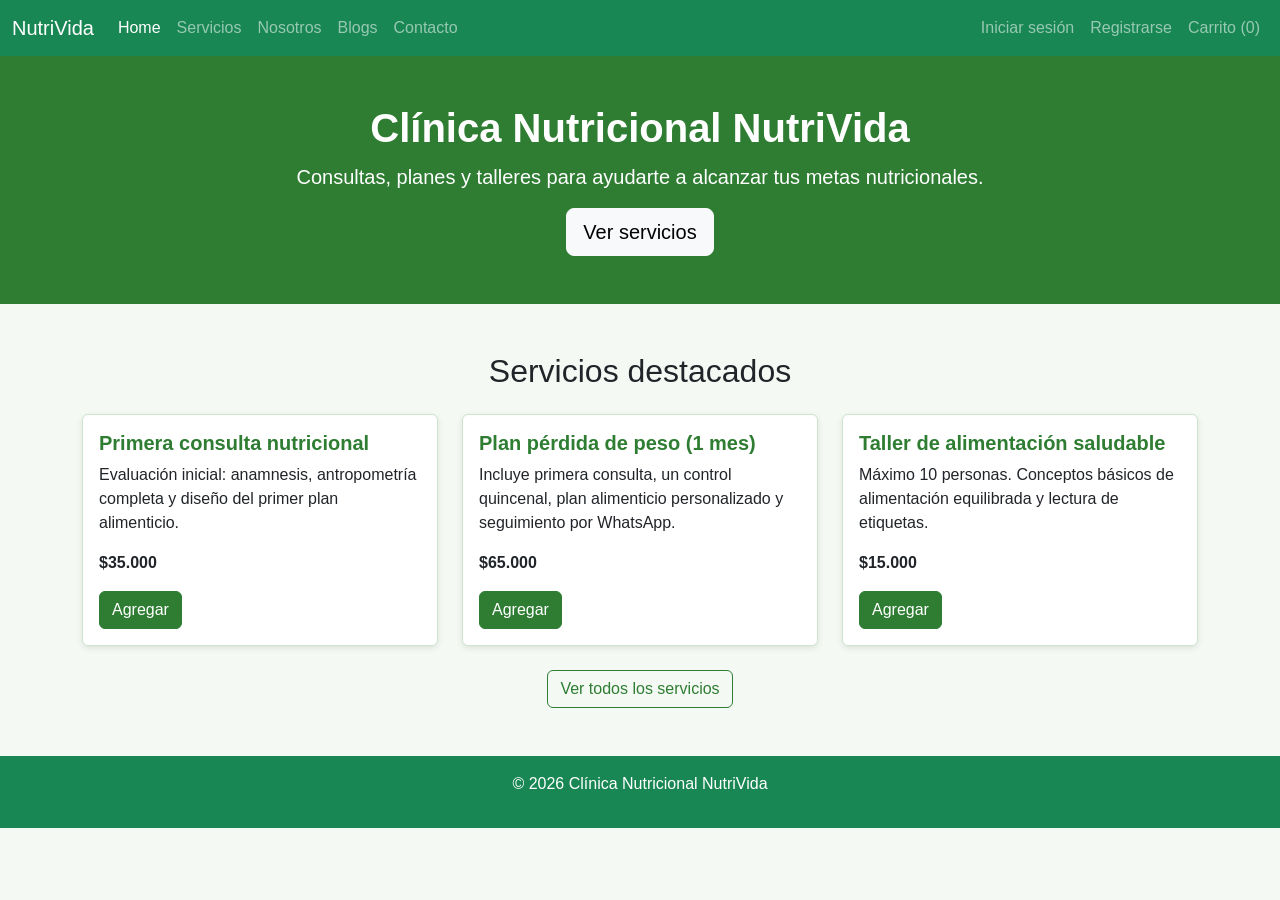
<file: nutrivida_avance/index.html>
<!DOCTYPE html>
<html lang="es">
<head>
    <meta charset="UTF-8">
    <meta name="viewport" content="width=device-width, initial-scale=1.0">
    <title>NutriVida - Inicio</title>

    <!-- Bootstrap -->
    <link href="https://cdn.jsdelivr.net/npm/bootstrap@5.3.8/dist/css/bootstrap.min.css" rel="stylesheet" integrity="sha384-sRIl4kxILFvY47J16cr9ZwB07vP4J8+LH7qKQnuqkuIAvNWLzeN8tE5YBujZqJLB" crossorigin="anonymous">

    <!-- Nuestro propio CSS -->
    <link rel="stylesheet" href="css/estilos.css">
</head>
<body>

    <!-- ===================== HEADER / NAVBAR ===================== -->
    <header>
        <nav class="navbar navbar-expand-lg navbar-dark bg-success">
            <div class="container-fluid">
                <a class="navbar-brand" href="index.html">NutriVida</a>

                <button class="navbar-toggler" type="button" data-bs-toggle="collapse" data-bs-target="#navbarNav" aria-controls="navbarNav" aria-expanded="false" aria-label="Toggle navigation">
                    <span class="navbar-toggler-icon"></span>
                </button>

                <div class="collapse navbar-collapse" id="navbarNav">
                    <ul class="navbar-nav me-auto">
                        <li class="nav-item">
                            <a class="nav-link active" href="index.html">Home</a>
                        </li>
                        <li class="nav-item">
                            <a class="nav-link" href="servicios.html">Servicios</a>
                        </li>
                        <li class="nav-item">
                            <a class="nav-link" href="nosotros.html">Nosotros</a>
                        </li>
                        <li class="nav-item">
                            <a class="nav-link" href="blogs.html">Blogs</a>
                        </li>
                        <li class="nav-item">
                            <a class="nav-link" href="contacto.html">Contacto</a>
                        </li>
                    </ul>

                    <ul class="navbar-nav">
                        <li class="nav-item">
                            <a class="nav-link" href="login.html">Iniciar sesión</a>
                        </li>
                        <li class="nav-item">
                            <a class="nav-link" href="registro.html">Registrarse</a>
                        </li>
                        <li class="nav-item">
                            <a class="nav-link" href="carrito.html">Carrito (0)</a>
                        </li>
                    </ul>
                </div>
            </div>
        </nav>
    </header>

    <!-- ===================== MAIN ===================== -->
    <main>

        <!-- Sección principal / bienvenida -->
        <section class="hero container-fluid text-center text-white p-5">
            <h1>Clínica Nutricional NutriVida</h1>
            <p class="lead">Consultas, planes y talleres para ayudarte a alcanzar tus metas nutricionales.</p>
            <a href="servicios.html" class="btn btn-light btn-lg">Ver servicios</a>
        </section>

        <!-- Sección de servicios destacados -->
        <section class="container mt-5">
            <h2 class="text-center mb-4">Servicios destacados</h2>

            <div class="row">

                <!-- Servicio 1 -->
                <div class="col-md-4 mb-4">
                    <div class="card h-100">
                        <div class="card-body">
                            <h5 class="card-title">Primera consulta nutricional</h5>
                            <p class="card-text">Evaluación inicial: anamnesis, antropometría completa y diseño del primer plan alimenticio.</p>
                            <p class="card-text"><strong>$35.000</strong></p>
                            <a href="#" class="btn btn-success">Agregar</a>
                        </div>
                    </div>
                </div>

                <!-- Servicio 2 -->
                <div class="col-md-4 mb-4">
                    <div class="card h-100">
                        <div class="card-body">
                            <h5 class="card-title">Plan pérdida de peso (1 mes)</h5>
                            <p class="card-text">Incluye primera consulta, un control quincenal, plan alimenticio personalizado y seguimiento por WhatsApp.</p>
                            <p class="card-text"><strong>$65.000</strong></p>
                            <a href="#" class="btn btn-success">Agregar</a>
                        </div>
                    </div>
                </div>

                <!-- Servicio 3 -->
                <div class="col-md-4 mb-4">
                    <div class="card h-100">
                        <div class="card-body">
                            <h5 class="card-title">Taller de alimentación saludable</h5>
                            <p class="card-text">Máximo 10 personas. Conceptos básicos de alimentación equilibrada y lectura de etiquetas.</p>
                            <p class="card-text"><strong>$15.000</strong></p>
                            <a href="#" class="btn btn-success">Agregar</a>
                        </div>
                    </div>
                </div>

            </div>

            <div class="text-center">
                <a href="servicios.html" class="btn btn-outline-success">Ver todos los servicios</a>
            </div>
        </section>

    </main>

    <!-- ===================== FOOTER ===================== -->
    <footer class="bg-success text-white text-center p-3 mt-5">
        <p>© 2026 Clínica Nutricional NutriVida</p>
    </footer>

    <!-- Bootstrap JS -->
    <script src="https://cdn.jsdelivr.net/npm/bootstrap@5.3.8/dist/js/bootstrap.bundle.min.js" integrity="sha384-FKyoEForCGlyvwx9Hj09JcYn3nv7wiPVlz7YYwJrWVcXK/BmnVDxM+D2scQbITxI" crossorigin="anonymous"></script>
</body>
</html>
</file>
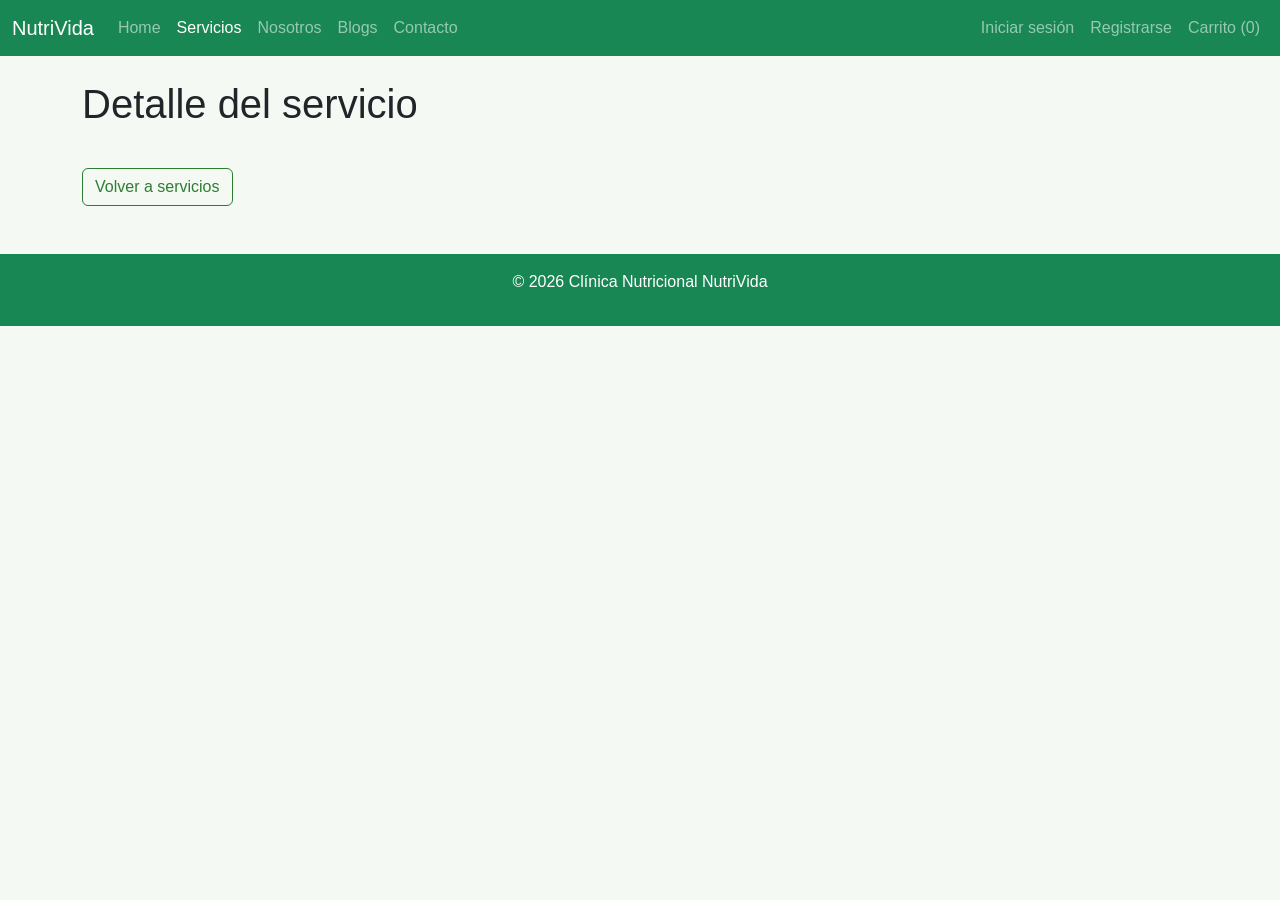
<file: nutrivida_avance/detalle.html>
<!DOCTYPE html>
<html lang="es">
<head>
    <meta charset="UTF-8">
    <meta name="viewport" content="width=device-width, initial-scale=1.0">
    <title>NutriVida - Detalle del servicio</title>

    <!-- Bootstrap -->
    <link href="https://cdn.jsdelivr.net/npm/bootstrap@5.3.8/dist/css/bootstrap.min.css" rel="stylesheet" integrity="sha384-sRIl4kxILFvY47J16cr9ZwB07vP4J8+LH7qKQnuqkuIAvNWLzeN8tE5YBujZqJLB" crossorigin="anonymous">

    <!-- Nuestro propio CSS -->
    <link rel="stylesheet" href="css/estilos.css">
</head>
<body>

    <!-- ===================== HEADER / NAVBAR ===================== -->
    <header>
        <nav class="navbar navbar-expand-lg navbar-dark bg-success">
            <div class="container-fluid">
                <a class="navbar-brand" href="index.html">NutriVida</a>
                <button class="navbar-toggler" type="button" data-bs-toggle="collapse" data-bs-target="#navbarNav" aria-controls="navbarNav" aria-expanded="false" aria-label="Toggle navigation">
                    <span class="navbar-toggler-icon"></span>
                </button>
                <div class="collapse navbar-collapse" id="navbarNav">
                    <ul class="navbar-nav me-auto">
                        <li class="nav-item"><a class="nav-link" href="index.html">Home</a></li>
                        <li class="nav-item"><a class="nav-link active" href="servicios.html">Servicios</a></li>
                        <li class="nav-item"><a class="nav-link" href="nosotros.html">Nosotros</a></li>
                        <li class="nav-item"><a class="nav-link" href="blogs.html">Blogs</a></li>
                        <li class="nav-item"><a class="nav-link" href="contacto.html">Contacto</a></li>
                    </ul>
                    <ul class="navbar-nav">
                        <li class="nav-item"><a class="nav-link" href="login.html">Iniciar sesión</a></li>
                        <li class="nav-item"><a class="nav-link" href="registro.html">Registrarse</a></li>
                        <li class="nav-item"><a class="nav-link" href="carrito.html">Carrito (0)</a></li>
                    </ul>
                </div>
            </div>
        </nav>
    </header>

    <!-- ===================== MAIN ===================== -->
    <main>
        <section class="container mt-4">
            <h1>Detalle del servicio</h1>

            <h2 id="nombre"></h2>
            <p id="descripcion"></p>
            <p id="precio"></p>

            <br>

            <a href="servicios.html" class="btn btn-outline-success">Volver a servicios</a>
        </section>
    </main>

    <!-- ===================== FOOTER ===================== -->
    <footer class="bg-success text-white text-center p-3 mt-5">
        <p>© 2026 Clínica Nutricional NutriVida</p>
    </footer>

    <!-- Bootstrap JS -->
    <script src="https://cdn.jsdelivr.net/npm/bootstrap@5.3.8/dist/js/bootstrap.bundle.min.js" integrity="sha384-FKyoEForCGlyvwx9Hj09JcYn3nv7wiPVlz7YYwJrWVcXK/BmnVDxM+D2scQbITxI" crossorigin="anonymous"></script>

    <!-- Conectamos nuestro archivo JavaScript -->
    <script src="js/detalle.js"></script>

</body>
</html>
</file>
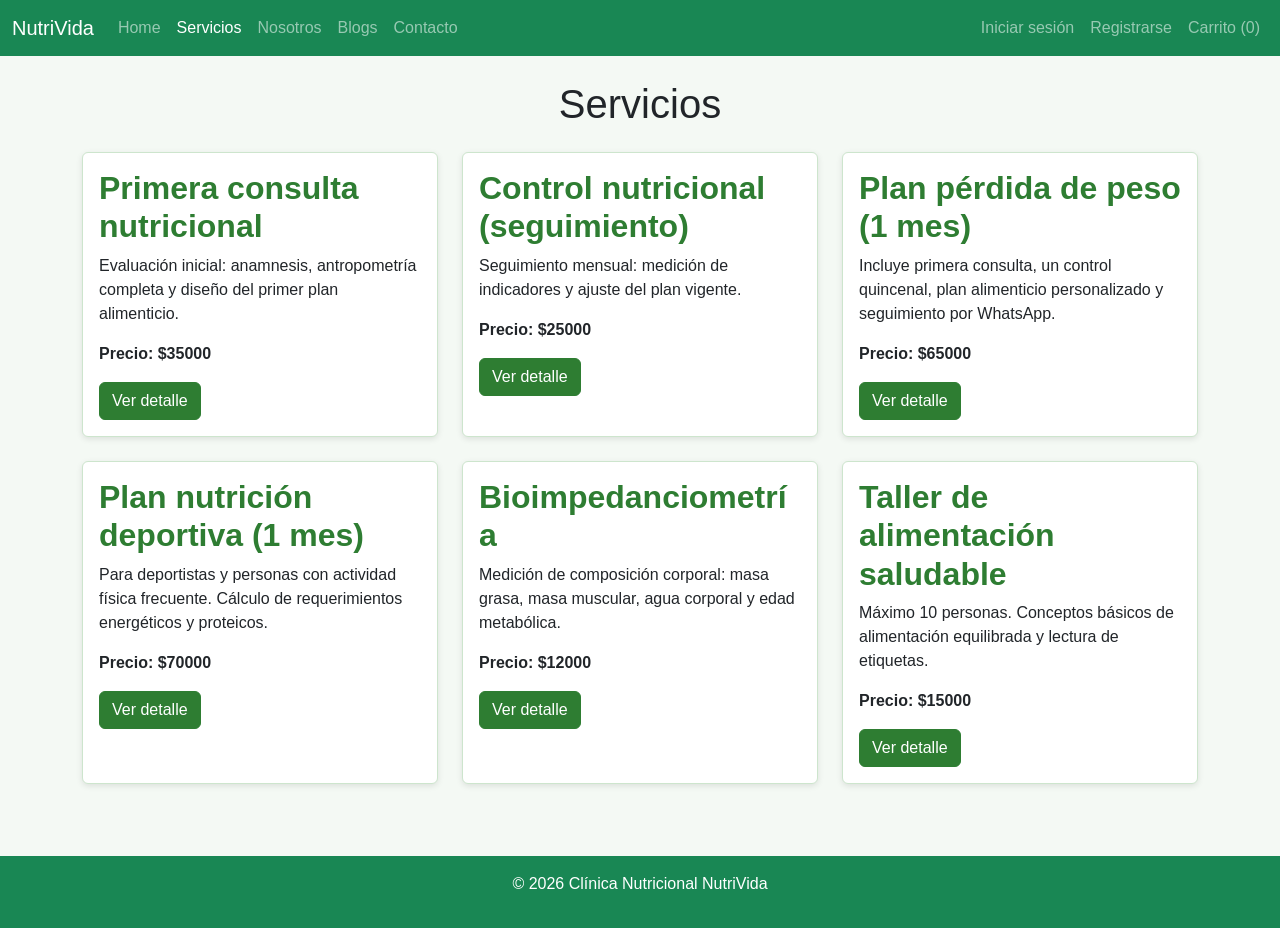
<file: nutrivida_avance/servicios.html>
<!DOCTYPE html>
<html lang="es">
<head>
    <meta charset="UTF-8">
    <meta name="viewport" content="width=device-width, initial-scale=1.0">
    <title>NutriVida - Servicios</title>

    <!-- Bootstrap -->
    <link href="https://cdn.jsdelivr.net/npm/bootstrap@5.3.8/dist/css/bootstrap.min.css" rel="stylesheet" integrity="sha384-sRIl4kxILFvY47J16cr9ZwB07vP4J8+LH7qKQnuqkuIAvNWLzeN8tE5YBujZqJLB" crossorigin="anonymous">

    <!-- Nuestro propio CSS -->
    <link rel="stylesheet" href="css/estilos.css">
</head>
<body>

    <!-- ===================== HEADER / NAVBAR ===================== -->
    <header>
        <nav class="navbar navbar-expand-lg navbar-dark bg-success">
            <div class="container-fluid">
                <a class="navbar-brand" href="index.html">NutriVida</a>
                <button class="navbar-toggler" type="button" data-bs-toggle="collapse" data-bs-target="#navbarNav" aria-controls="navbarNav" aria-expanded="false" aria-label="Toggle navigation">
                    <span class="navbar-toggler-icon"></span>
                </button>
                <div class="collapse navbar-collapse" id="navbarNav">
                    <ul class="navbar-nav me-auto">
                        <li class="nav-item"><a class="nav-link" href="index.html">Home</a></li>
                        <li class="nav-item"><a class="nav-link active" href="servicios.html">Servicios</a></li>
                        <li class="nav-item"><a class="nav-link" href="nosotros.html">Nosotros</a></li>
                        <li class="nav-item"><a class="nav-link" href="blogs.html">Blogs</a></li>
                        <li class="nav-item"><a class="nav-link" href="contacto.html">Contacto</a></li>
                    </ul>
                    <ul class="navbar-nav">
                        <li class="nav-item"><a class="nav-link" href="login.html">Iniciar sesión</a></li>
                        <li class="nav-item"><a class="nav-link" href="registro.html">Registrarse</a></li>
                        <li class="nav-item"><a class="nav-link" href="carrito.html">Carrito (0)</a></li>
                    </ul>
                </div>
            </div>
        </nav>
    </header>

    <!-- ===================== MAIN ===================== -->
    <main>
        <section class="container mt-4">
            <h1 class="text-center mb-4">Servicios</h1>

            <!-- Aquí JavaScript mostrará los servicios -->
            <div id="lista-servicios" class="row"></div>
        </section>
    </main>

    <!-- ===================== FOOTER ===================== -->
    <footer class="bg-success text-white text-center p-3 mt-5">
        <p>© 2026 Clínica Nutricional NutriVida</p>
    </footer>

    <!-- Bootstrap JS -->
    <script src="https://cdn.jsdelivr.net/npm/bootstrap@5.3.8/dist/js/bootstrap.bundle.min.js" integrity="sha384-FKyoEForCGlyvwx9Hj09JcYn3nv7wiPVlz7YYwJrWVcXK/BmnVDxM+D2scQbITxI" crossorigin="anonymous"></script>

    <!-- Conectamos nuestro archivo JavaScript -->
    <script src="js/servicios.js"></script>

</body>
</html>
</file>
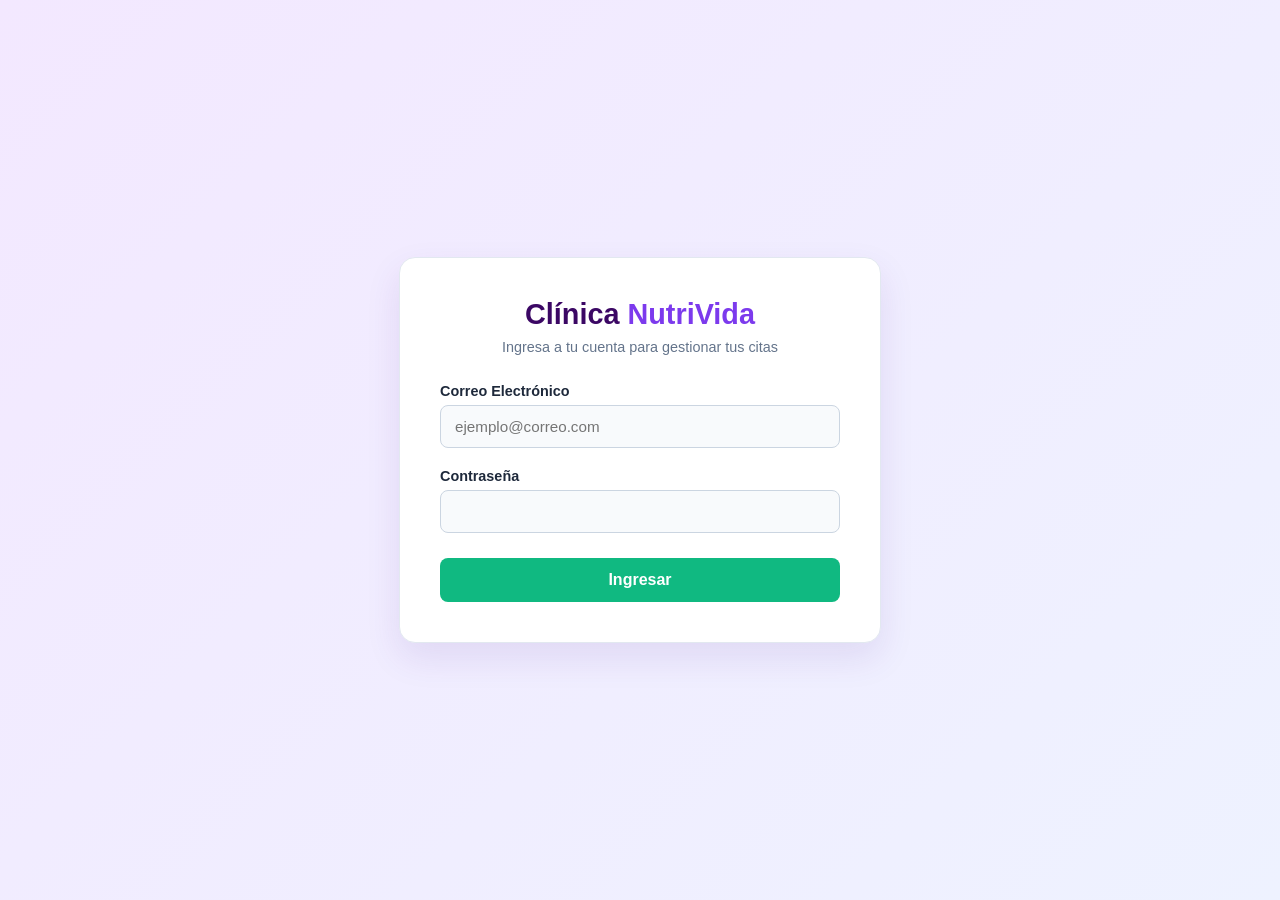
<file: Clinica_NutriVida-main/Clinica_NutriVida-main/login.html>
<!DOCTYPE html>
<html lang="es">
<head>
    <meta charset="UTF-8">
    <meta name="viewport" content="width=device-width, initial-scale=1.0">
    <title>Iniciar Sesión - Clínica NutriVida</title>
    <link rel="stylesheet" href="login.css">
</head>
<body>

    <div class="login-wrapper">
        <div class="login-card">
            
            <div class="login-header">
                <h2>Clínica <span>NutriVida</span></h2>
                <p>Ingresa a tu cuenta para gestionar tus citas</p>
            </div>

            <form id="formLogin">
                <div class="form-group">
                    <label for="correo">Correo Electrónico</label>
                    <input type="email" id="correo" placeholder="ejemplo@correo.com" required>
                </div>

                <div class="form-group">
                    <label for="clave">Contraseña</label>
                    <input type="password" id="clave" required>
                </div>

                <button type="submit" class="btn-login-submit">Ingresar</button>
            </form>

        </div>
    </div>

    <script src="login.js"></script>

</body>
</html>
</file>
<file: nutrivida_avance/css/estilos.css>
/* ============ Estilos generales ============ */
body {
    font-family: 'Segoe UI', Arial, sans-serif;
    background-color: #f4f9f4;
    margin: 0;
}

/* ============ Sección "hero" (bienvenida) ============ */
.hero {
    background-color: #2e7d32; /* Verde clínica/salud */
}

.hero h1 {
    font-weight: bold;
    margin-bottom: 10px;
}

/* ============ Cards de servicios ============ */
.card {
    border: 1px solid #cde5cd;
    box-shadow: 0 2px 6px rgba(0, 0, 0, 0.1);
}

.card-title {
    color: #2e7d32;
    font-weight: bold;
}

.btn-success {
    background-color: #2e7d32;
    border-color: #2e7d32;
}

.btn-outline-success {
    color: #2e7d32;
    border-color: #2e7d32;
}
</file>
<file: Clinica_NutriVida-main/Clinica_NutriVida-main/login.css>
/* Centrado total de la pantalla */
body {
    margin: 0;
    padding: 0;
    font-family: 'Segoe UI', Tahoma, Geneva, Verdana, sans-serif;
    background: linear-gradient(135deg, #f3e8ff 0%, #eef2ff 100%);
    min-height: 100vh;
}

.login-wrapper {
    display: flex;
    align-items: center;
    justify-content: center;
    min-height: 100vh;
    padding: 20px;
    box-sizing: border-box;
}

/* Tarjeta flotante con sombra suave */
.login-card {
    background: #ffffff;
    width: 100%;
    max-width: 400px;
    padding: 40px;
    border-radius: 16px;
    box-shadow: 0 15px 35px rgba(76, 29, 149, 0.1);
    border: 1px solid #e2e8f0;
}

.login-header {
    text-align: center;
    margin-bottom: 28px;
}

.login-header h2 {
    color: #3b0764; /* Morado marca */
    font-size: 1.8rem;
    margin: 0 0 8px 0;
}

.login-header h2 span {
    color: #7c3aed; /* Morado claro */
}

.login-header p {
    color: #64748b;
    font-size: 0.9rem;
    margin: 0;
}

/* Campos de entrada */
.form-group {
    display: flex;
    flex-direction: column;
    gap: 6px;
    margin-bottom: 20px;
}

.form-group label {
    font-weight: 600;
    color: #1e293b;
    font-size: 0.9rem;
}

.form-group input {
    padding: 12px 14px;
    border: 1.5px solid #cbd5e1;
    border-radius: 8px;
    font-size: 0.95rem;
    background-color: #f8fafc;
    outline: none;
    transition: all 0.2s ease;
}

.form-group input:focus {
    border-color: #7c3aed;
    background-color: #ffffff;
    box-shadow: 0 0 0 3px rgba(124, 58, 237, 0.15);
}

/* Botón de ingreso en Verde */
.btn-login-submit {
    width: 100%;
    background-color: #10b981; /* Verde esmeralda */
    color: white;
    border: none;
    padding: 13px;
    border-radius: 8px;
    font-size: 1rem;
    font-weight: bold;
    cursor: pointer;
    transition: background-color 0.2s ease, transform 0.1s ease;
    margin-top: 5px;
}

.btn-login-submit:hover {
    background-color: #059669;
}

.btn-login-submit:active {
    transform: scale(0.99);
}

/* Enlace inferior */
.login-footer {
    text-align: center;
    margin-top: 25px;
}

.login-footer a {
    color: #7c3aed;
    text-decoration: none;
    font-weight: 600;
    font-size: 0.9rem;
    transition: color 0.2s;
}

.login-footer a:hover {
    color: #3b0764;
    text-decoration: underline;
}
</file>
